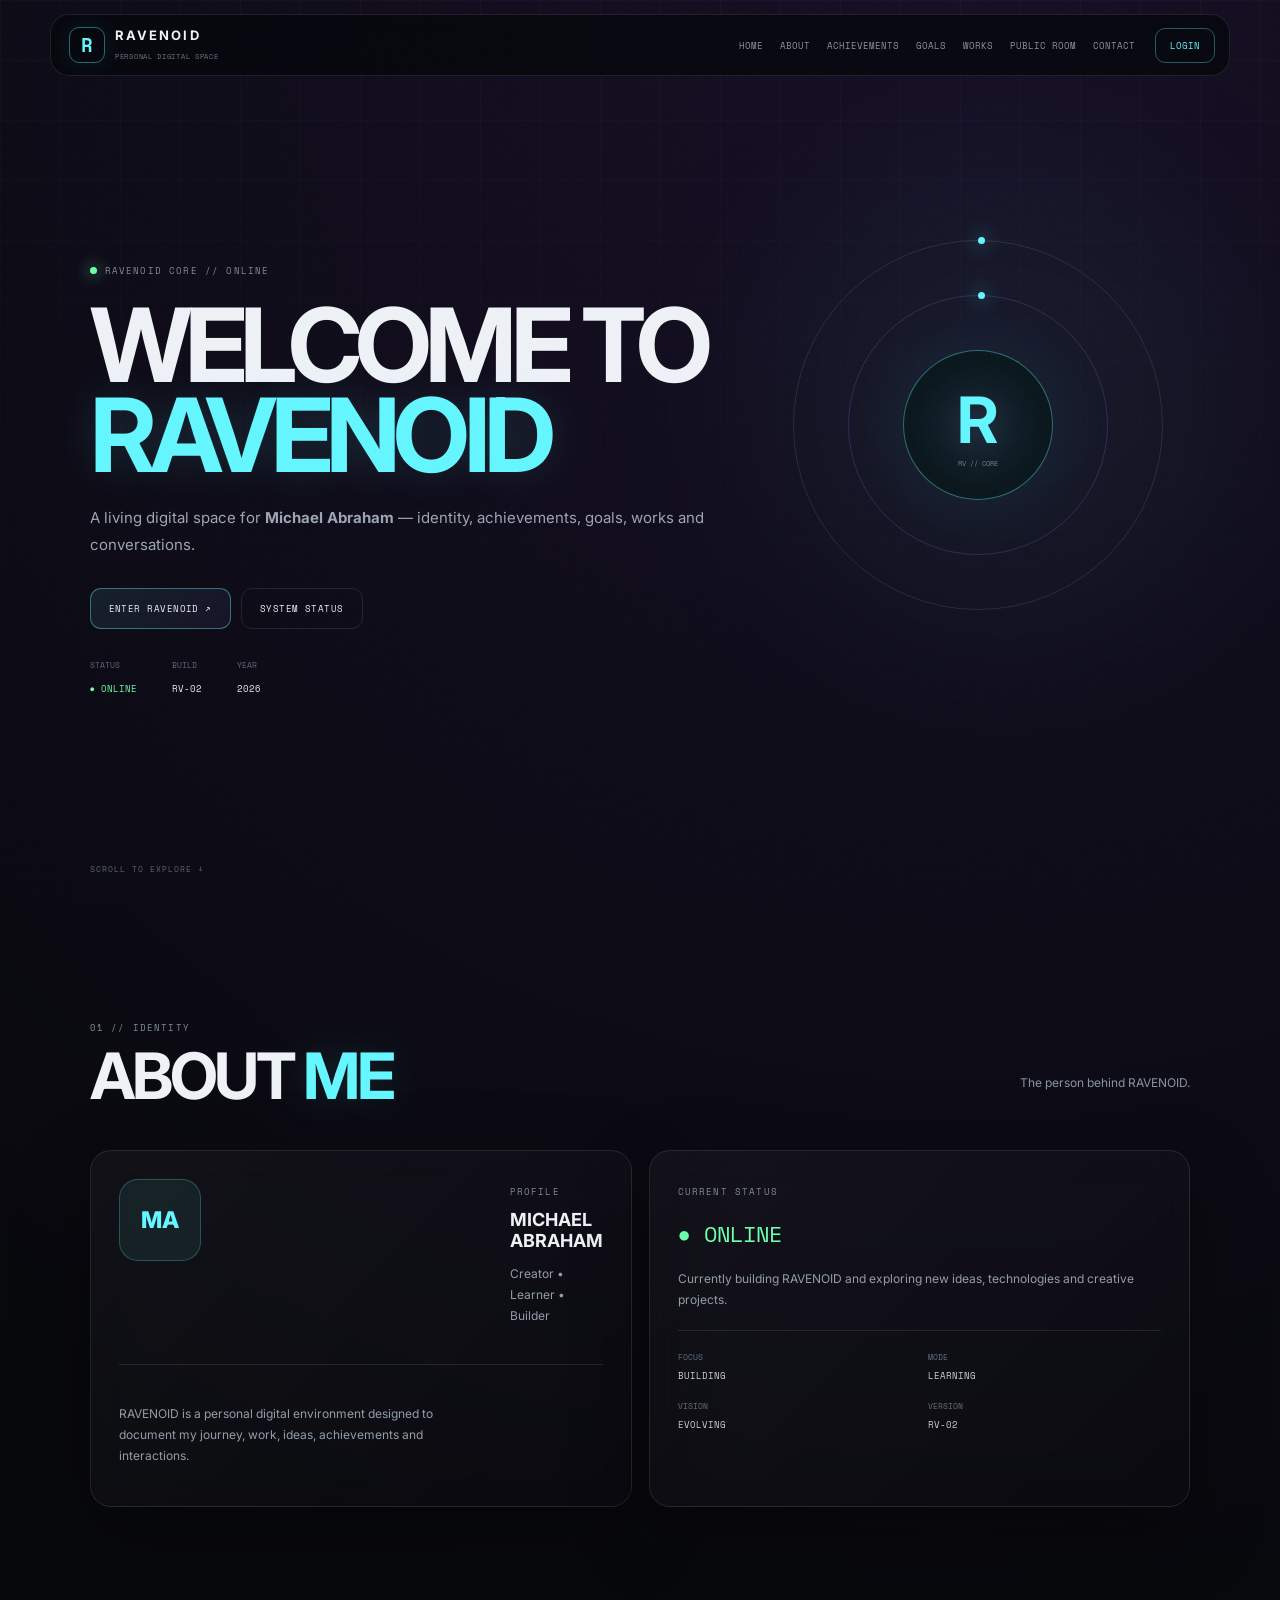
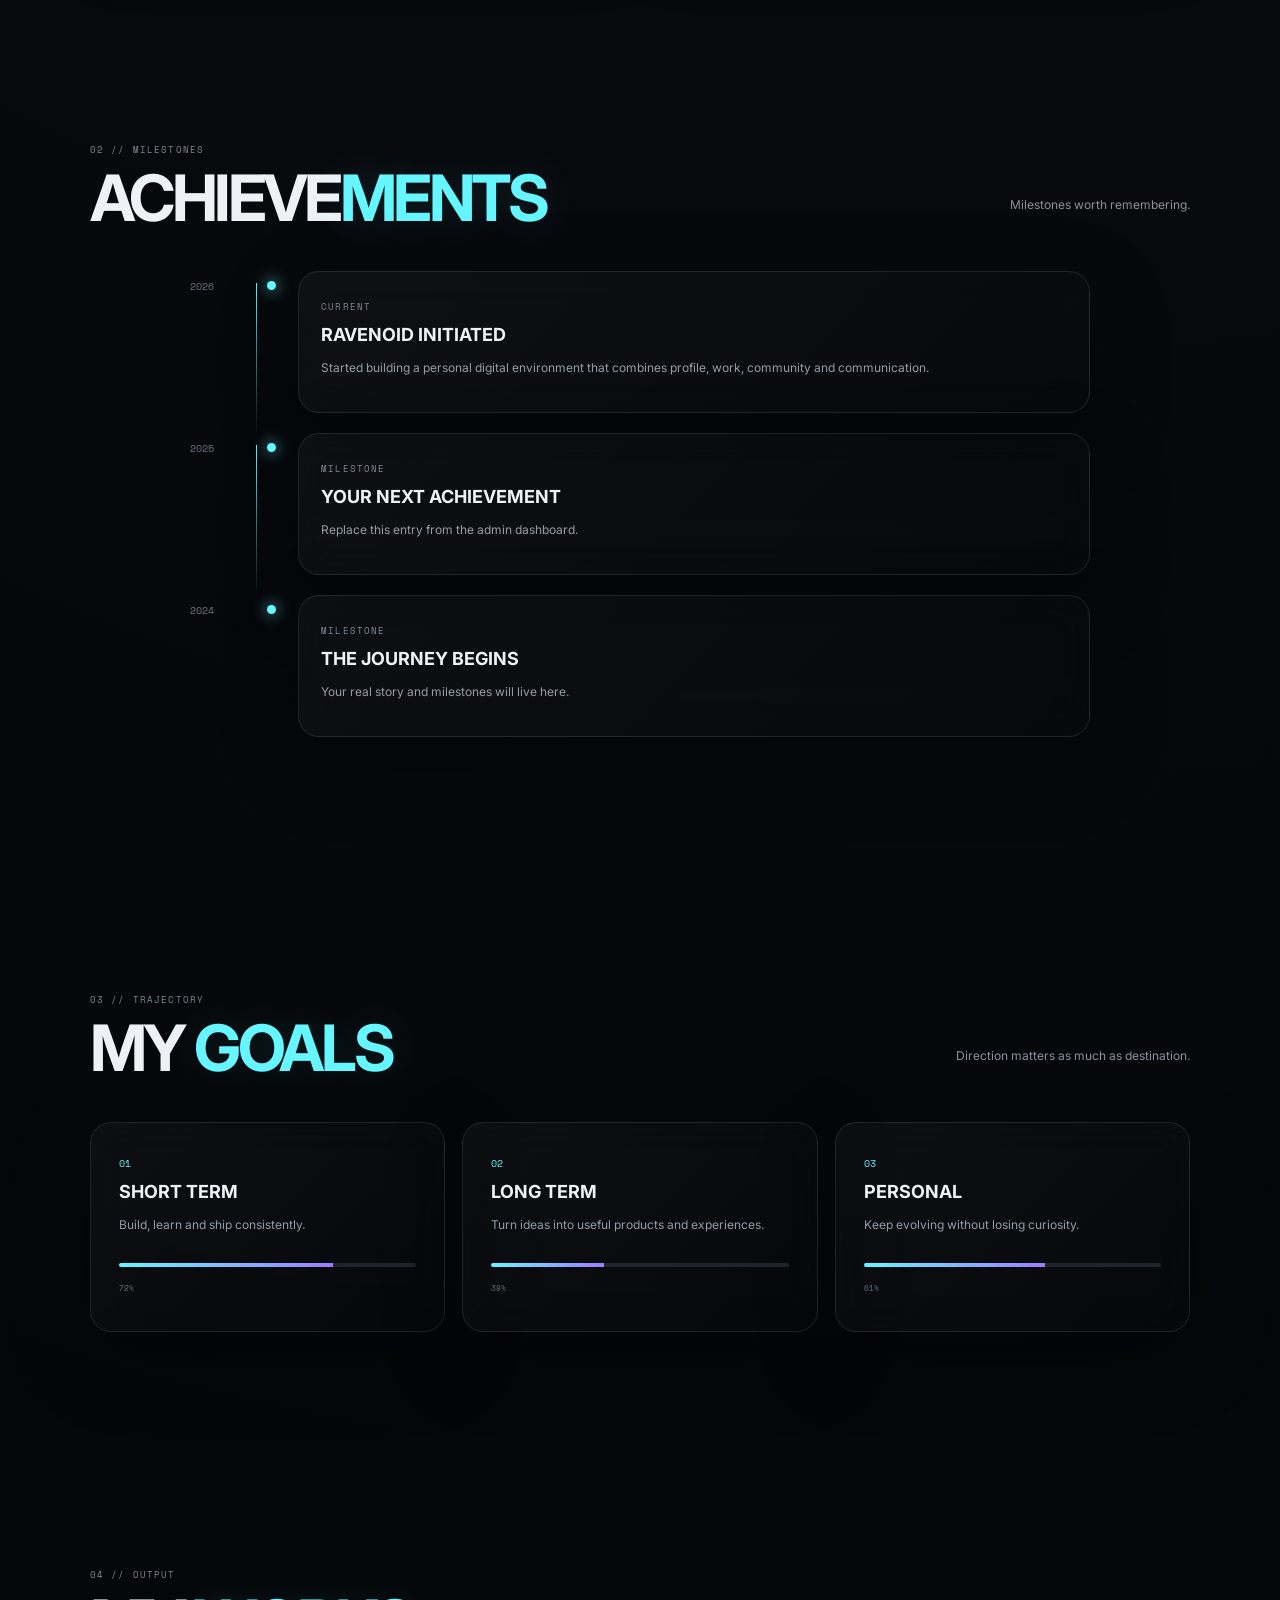
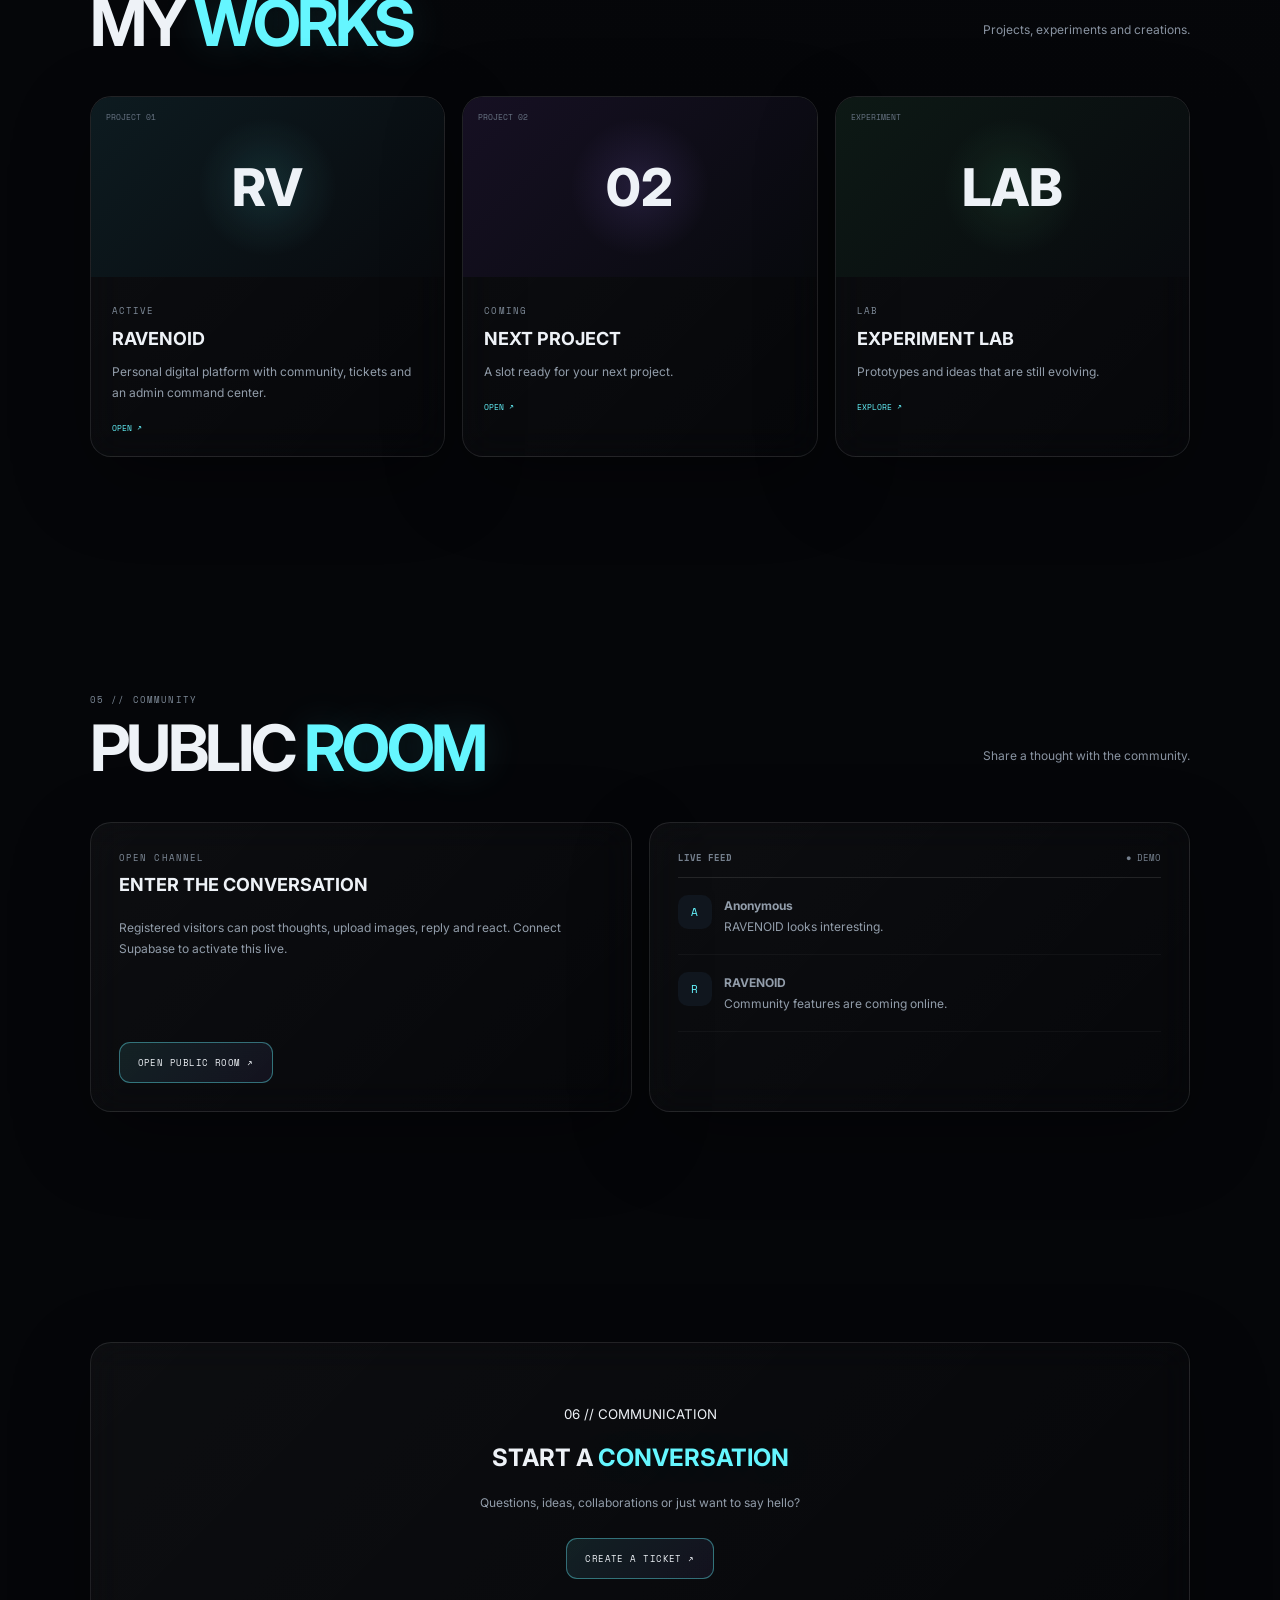
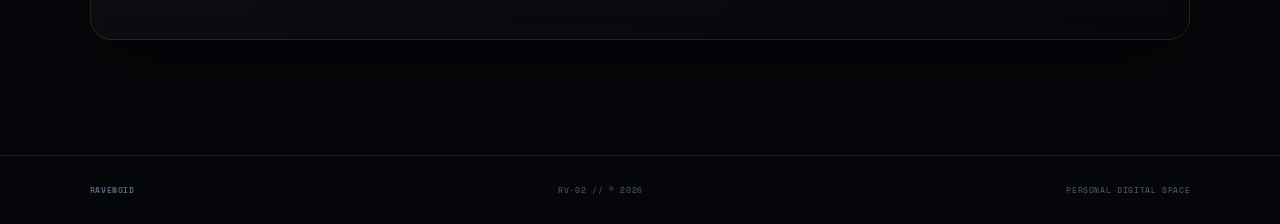
<file: index.html>
<!doctype html>
<html lang="en">
<head>
<meta charset="utf-8"><meta name="viewport" content="width=device-width,initial-scale=1">
<meta name="description" content="RAVENOID — Michael Abraham's personal digital space">
<title>RAVENOID // DIGITAL SPACE</title>
<link rel="stylesheet" href="css/style.css">
</head>
<body>
<div class="fx-grid"></div><div class="noise"></div><div id="cursor"></div>
<header class="topbar">
  <a class="brand" href="#home"><span class="brand-r">R</span><span><b>RAVENOID</b><small>PERSONAL DIGITAL SPACE</small></span></a>
  <nav id="nav">
    <a href="#home">HOME</a><a href="#about">ABOUT</a><a href="#achievements">ACHIEVEMENTS</a><a href="#goals">GOALS</a><a href="#works">WORKS</a><a href="#room">PUBLIC ROOM</a><a href="#contact">CONTACT</a>
  </nav>
  <button class="menu" id="menu">☰</button><button class="account" id="account">LOGIN</button>
</header>

<main>
<section class="hero" id="home">
  <div class="hero-copy">
    <div class="eyebrow"><i></i> RAVENOID CORE // ONLINE</div>
    <h1>WELCOME TO<br><em>RAVENOID</em></h1>
    <p>A living digital space for <strong>Michael Abraham</strong> — identity, achievements, goals, works and conversations.</p>
    <div class="actions"><a class="btn primary" href="#about">ENTER RAVENOID ↗</a><button class="btn ghost" id="status">SYSTEM STATUS</button></div>
    <div class="stats"><span><small>STATUS</small><b class="green">● ONLINE</b></span><span><small>BUILD</small><b>RV-02</b></span><span><small>YEAR</small><b>2026</b></span></div>
  </div>
  <div class="core-wrap"><div class="ring r1"></div><div class="ring r2"></div><div class="core"><b>R</b><small>RV // CORE</small></div></div>
  <div class="scroll">SCROLL TO EXPLORE ↓</div>
</section>

<section class="section" id="about"><div class="head"><div><small>01 // IDENTITY</small><h2>ABOUT <em>ME</em></h2></div><p>The person behind RAVENOID.</p></div>
<div class="grid two">
  <article class="glass profile"><div class="avatar">MA</div><div><label>PROFILE</label><h3>MICHAEL ABRAHAM</h3><p>Creator • Learner • Builder</p></div><hr><p>RAVENOID is a personal digital environment designed to document my journey, work, ideas, achievements and interactions.</p></article>
  <article class="glass status-card"><label>CURRENT STATUS</label><h3 class="green">● ONLINE</h3><p>Currently building RAVENOID and exploring new ideas, technologies and creative projects.</p><div class="mini"><span>FOCUS<b>BUILDING</b></span><span>MODE<b>LEARNING</b></span><span>VISION<b>EVOLVING</b></span><span>VERSION<b>RV-02</b></span></div></article>
</div></section>

<section class="section" id="achievements"><div class="head"><div><small>02 // MILESTONES</small><h2>ACHIEVE<em>MENTS</em></h2></div><p>Milestones worth remembering.</p></div>
<div class="timeline"><article><time>2026</time><i></i><div class="glass"><label>CURRENT</label><h3>RAVENOID INITIATED</h3><p>Started building a personal digital environment that combines profile, work, community and communication.</p></div></article><article><time>2025</time><i></i><div class="glass"><label>MILESTONE</label><h3>YOUR NEXT ACHIEVEMENT</h3><p>Replace this entry from the admin dashboard.</p></div></article><article><time>2024</time><i></i><div class="glass"><label>MILESTONE</label><h3>THE JOURNEY BEGINS</h3><p>Your real story and milestones will live here.</p></div></article></div></section>

<section class="section" id="goals"><div class="head"><div><small>03 // TRAJECTORY</small><h2>MY <em>GOALS</em></h2></div><p>Direction matters as much as destination.</p></div>
<div class="grid three"><article class="glass goal"><b>01</b><h3>SHORT TERM</h3><p>Build, learn and ship consistently.</p><div class="bar"><i style="width:72%"></i></div><small>72%</small></article><article class="glass goal"><b>02</b><h3>LONG TERM</h3><p>Turn ideas into useful products and experiences.</p><div class="bar"><i style="width:38%"></i></div><small>38%</small></article><article class="glass goal"><b>03</b><h3>PERSONAL</h3><p>Keep evolving without losing curiosity.</p><div class="bar"><i style="width:61%"></i></div><small>61%</small></article></div></section>

<section class="section" id="works"><div class="head"><div><small>04 // OUTPUT</small><h2>MY <em>WORKS</em></h2></div><p>Projects, experiments and creations.</p></div>
<div class="grid three"><article class="glass work" data-project="RAVENOID"><div class="visual">RV<small>PROJECT 01</small></div><div class="pad"><label>ACTIVE</label><h3>RAVENOID</h3><p>Personal digital platform with community, tickets and an admin command center.</p><button class="link">OPEN ↗</button></div></article><article class="glass work" data-project="NEXT PROJECT"><div class="visual v2">02<small>PROJECT 02</small></div><div class="pad"><label>COMING</label><h3>NEXT PROJECT</h3><p>A slot ready for your next project.</p><button class="link">OPEN ↗</button></div></article><article class="glass work" data-project="EXPERIMENT LAB"><div class="visual v3">LAB<small>EXPERIMENT</small></div><div class="pad"><label>LAB</label><h3>EXPERIMENT LAB</h3><p>Prototypes and ideas that are still evolving.</p><button class="link">EXPLORE ↗</button></div></article></div></section>

<section class="section" id="room"><div class="head"><div><small>05 // COMMUNITY</small><h2>PUBLIC <em>ROOM</em></h2></div><p>Share a thought with the community.</p></div>
<div class="grid two"><article class="glass room"><label>OPEN CHANNEL</label><h3>ENTER THE CONVERSATION</h3><p>Registered visitors can post thoughts, upload images, reply and react. Connect Supabase to activate this live.</p><button class="btn primary" id="roomBtn">OPEN PUBLIC ROOM ↗</button></article><article class="glass feed"><div class="feed-head"><b>LIVE FEED</b><span>● DEMO</span></div><div class="feed-item"><b>A</b><p><strong>Anonymous</strong><br>RAVENOID looks interesting.</p></div><div class="feed-item"><b>R</b><p><strong>RAVENOID</strong><br>Community features are coming online.</p></div></article></div></section>

<section class="section" id="contact"><article class="glass contact"><small>06 // COMMUNICATION</small><h2>START A <em>CONVERSATION</em></h2><p>Questions, ideas, collaborations or just want to say hello?</p><button class="btn primary" id="ticket">CREATE A TICKET ↗</button></article></section>
</main>
<footer><b>RAVENOID</b><span>RV-02 // © 2026</span><span>PERSONAL DIGITAL SPACE</span></footer>

<div class="backdrop" id="backdrop"><div class="modal glass"><button class="close" id="close">×</button><div id="modal"></div></div></div>
<div class="toasts" id="toasts"></div>
<script type="module" src="js/app.js"></script>
</body></html>
</file>
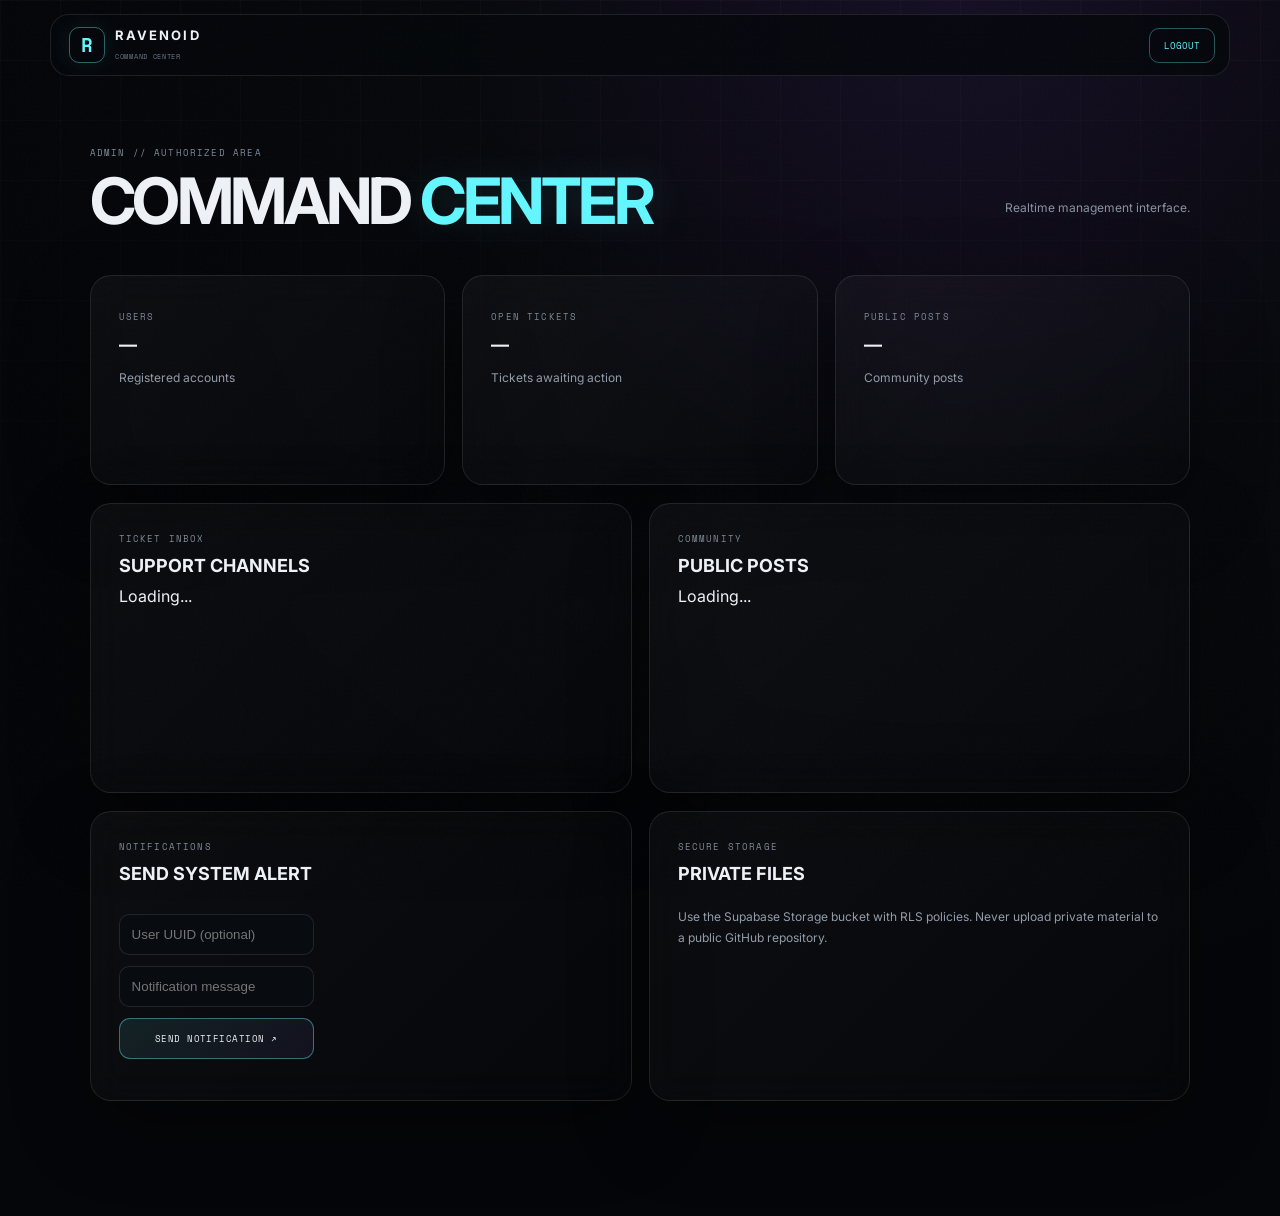
<file: admin.html>
<!doctype html><html lang="en"><head><meta charset="utf-8"><meta name="viewport" content="width=device-width,initial-scale=1"><title>RAVENOID // COMMAND CENTER</title><link rel="stylesheet" href="css/style.css"></head><body>
<div class="fx-grid"></div><div class="noise"></div><header class="topbar"><a class="brand" href="index.html"><span class="brand-r">R</span><span><b>RAVENOID</b><small>COMMAND CENTER</small></span></a><button class="account" id="logout">LOGOUT</button></header>
<main class="section" style="padding-top:140px">
<div class="head"><div><small>ADMIN // AUTHORIZED AREA</small><h2>COMMAND <em>CENTER</em></h2></div><p>Realtime management interface.</p></div>
<div class="grid three"><div class="glass goal"><label>USERS</label><h3 id="users">—</h3><p>Registered accounts</p></div><div class="glass goal"><label>OPEN TICKETS</label><h3 id="tickets">—</h3><p>Tickets awaiting action</p></div><div class="glass goal"><label>PUBLIC POSTS</label><h3 id="posts">—</h3><p>Community posts</p></div></div>
<div class="grid two" style="margin-top:18px">
<section class="glass room"><label>TICKET INBOX</label><h3>SUPPORT CHANNELS</h3><div id="ticketBox">Loading...</div></section>
<section class="glass room"><label>COMMUNITY</label><h3>PUBLIC POSTS</h3><div id="postBox">Loading...</div></section>
</div>
<div class="grid two" style="margin-top:18px">
<section class="glass room"><label>NOTIFICATIONS</label><h3>SEND SYSTEM ALERT</h3><div class="form"><input id="notifyUser" placeholder="User UUID (optional)"><input id="notifyMsg" placeholder="Notification message"><button class="btn primary" id="notify">SEND NOTIFICATION ↗</button></div></section>
<section class="glass room"><label>SECURE STORAGE</label><h3>PRIVATE FILES</h3><p>Use the Supabase Storage bucket with RLS policies. Never upload private material to a public GitHub repository.</p></section>
</div>
</main>
<div class="backdrop" id="backdrop"><div class="modal glass"><button class="close" id="close">×</button><div id="modal"></div></div></div><div class="toasts" id="toasts"></div>
<script type="module">
import {createClient} from "https://esm.sh/@supabase/supabase-js@2";
import {SUPABASE_URL,SUPABASE_ANON_KEY} from "./js/config.js";
const s=(SUPABASE_URL.startsWith("http")&&SUPABASE_ANON_KEY.length>20)?createClient(SUPABASE_URL,SUPABASE_ANON_KEY):null;
const $=x=>document.querySelector(x), safe=v=>String(v??"").replace(/[&<>"']/g,m=>({"&":"&amp;","<":"&lt;",">":"&gt;",'"':"&quot;","'":"&#039;"}[m]));
const backdrop=$("#backdrop"),modal=$("#modal"); const open=x=>{modal.innerHTML=x;backdrop.classList.add("open")},close=()=>backdrop.classList.remove("open");$("#close").onclick=close;
function toast(a,b){const t=document.createElement("div");t.className="toast";t.innerHTML=`<b>${safe(a)}</b><p>${safe(b)}</p>`;$("#toasts").append(t);setTimeout(()=>t.remove(),5000)}
if(!s){document.body.innerHTML+="<p style='padding:140px'>Configure js/config.js first.</p>"}else{
const {data:{user}}=await s.auth.getUser(); if(!user){location.href="index.html";throw new Error("login")}
const {data:p}=await s.from("profiles").select("role").eq("id",user.id).single(); if(p?.role!=="admin"){await s.auth.signOut();location.href="index.html";throw new Error("not admin")}
async function refresh(){
 const uc=await s.from("profiles").select("*",{count:"exact",head:true}), tc=await s.from("tickets").select("*",{count:"exact",head:true}).eq("status","open"), pc=await s.from("public_posts").select("*",{count:"exact",head:true});
 $("#users").textContent=uc.count??0;$("#tickets").textContent=tc.count??0;$("#posts").textContent=pc.count??0;
 const {data:t}=await s.from("tickets").select("id,ticket_no,subject,status,created_at,profiles(display_name)").order("created_at",{ascending:false}).limit(20);
 $("#ticketBox").innerHTML=(t||[]).map(x=>`<button class="btn ticket" data-id="${x.id}" style="display:block;width:100%;text-align:left;margin:7px 0">#${x.ticket_no} — ${safe(x.subject)} [${safe(x.status)}] — ${safe(x.profiles?.display_name||"User")}</button>`).join("")||"<p>No tickets.</p>";
 document.querySelectorAll(".ticket").forEach(b=>b.onclick=()=>ticketChat(b.dataset.id));
 const {data:posts}=await s.from("public_posts").select("id,body,created_at,profiles(display_name)").order("created_at",{ascending:false}).limit(15);
 $("#postBox").innerHTML=(posts||[]).map(x=>`<div style="padding:9px 0;border-bottom:1px solid #ffffff10"><b>${safe(x.profiles?.display_name||"Anonymous")}</b><p>${safe(x.body)}</p><button class="btn delpost" data-id="${x.id}">DELETE</button></div>`).join("")||"<p>No posts.</p>";
 document.querySelectorAll(".delpost").forEach(b=>b.onclick=async()=>{const{error}=await s.from("public_posts").delete().eq("id",b.dataset.id);if(error)toast("DELETE FAILED",error.message);else refresh()});
}
async function ticketChat(id){
 const {data:t}=await s.from("tickets").select("*,profiles(display_name)").eq("id",id).single();
 const {data:m}=await s.from("ticket_messages").select("body,created_at,sender_id").eq("ticket_id",id).order("created_at");
 open(`<label>RAVENOID // TICKET #${t.ticket_no}</label><h3>${safe(t.subject)}</h3><p>USER: ${safe(t.profiles?.display_name||"Unknown")}</p>
 <div id="chat" style="max-height:320px;overflow:auto">${(m||[]).map(x=>`<div style="padding:10px 0;border-bottom:1px solid #ffffff10"><small>${new Date(x.created_at).toLocaleString()}</small><p>${safe(x.body)}</p></div>`).join("")}</div>
 <div class="form"><select id="status"><option ${t.status==="open"?"selected":""}>open</option><option ${t.status==="pending"?"selected":""}>pending</option><option ${t.status==="closed"?"selected":""}>closed</option></select><textarea id="reply" placeholder="Reply to user..."></textarea><button class="btn primary" id="send">SEND + UPDATE ↗</button></div>`);
 $("#send").onclick=async()=>{const body=$("#reply").value.trim();const st=$("#status").value;let e=null;if(body){e=(await s.from("ticket_messages").insert({ticket_id:id,sender_id:user.id,body})).error}if(!e)e=(await s.from("tickets").update({status:st,updated_at:new Date().toISOString()}).eq("id",id)).error;if(e)toast("UPDATE FAILED",e.message);else{close();refresh();toast("TICKET UPDATED","User can see the new status and reply in realtime.")}};
 s.channel(`admin-ticket-${id}`).on("postgres_changes",{event:"INSERT",schema:"public",table:"ticket_messages",filter:`ticket_id=eq.${id}`},p=>{const c=$("#chat");if(c){c.insertAdjacentHTML("beforeend",`<div style="padding:10px 0;border-bottom:1px solid #ffffff10"><small>${new Date(p.new.created_at).toLocaleString()}</small><p>${safe(p.new.body)}</p></div>`);c.scrollTop=c.scrollHeight}}).subscribe();
}
$("#notify").onclick=async()=>{const uid=$("#notifyUser").value.trim()||null,msg=$("#notifyMsg").value.trim();if(!msg)return toast("MISSING","Enter a message.");const{error}=await s.from("notifications").insert({user_id:uid,message:msg,type:"admin"});if(error)toast("FAILED",error.message);else{$("#notifyMsg").value="";toast("SENT","Notification created.")}};
$("#logout").onclick=async()=>{await s.auth.signOut();location.href="index.html"}; refresh();
s.channel("admin-live").on("postgres_changes",{event:"*",schema:"public",table:"tickets"},refresh).on("postgres_changes",{event:"*",schema:"public",table:"public_posts"},refresh).subscribe();
}
</script></body></html>
</file>
<file: css/style.css>
@import url('https://fonts.googleapis.com/css2?family=Inter:wght@400;500;600;700;800&family=Space+Mono:wght@400;700&display=swap');
:root{--bg:#050609;--panel:rgba(14,18,25,.72);--line:rgba(255,255,255,.1);--txt:#eef2f7;--muted:#8993a1;--cyan:#65f6ff;--violet:#9e7cff;--green:#6dffad}
*{box-sizing:border-box}html{scroll-behavior:smooth}body{margin:0;background:radial-gradient(circle at 75% 0,#171026 0,#08090d 32%,#050609 65%);color:var(--txt);font-family:Inter,sans-serif;overflow-x:hidden}a{text-decoration:none;color:inherit}button{font:inherit;color:inherit;cursor:pointer}.fx-grid{position:fixed;inset:0;z-index:-2;background-image:linear-gradient(rgba(255,255,255,.025) 1px,transparent 1px),linear-gradient(90deg,rgba(255,255,255,.025) 1px,transparent 1px);background-size:60px 60px;mask-image:linear-gradient(#000,transparent 85%)}.noise{position:fixed;inset:0;z-index:90;pointer-events:none;opacity:.025;background-image:url("data:image/svg+xml,%3Csvg xmlns='http://www.w3.org/2000/svg' width='180' height='180'%3E%3Cfilter id='n'%3E%3CfeTurbulence baseFrequency='.8' numOctaves='3' stitchTiles='stitch'/%3E%3C/filter%3E%3Crect width='100%25' height='100%25' filter='url(%23n)'/%3E%3C/svg%3E")}
.topbar{position:fixed;z-index:80;top:14px;left:50%;transform:translateX(-50%);width:min(1180px,calc(100% - 28px));display:flex;align-items:center;gap:20px;padding:12px 14px 12px 18px;border:1px solid var(--line);border-radius:19px;background:rgba(6,8,12,.78);backdrop-filter:blur(20px)}.brand{display:flex;gap:10px;align-items:center;margin-right:auto}.brand-r{display:grid;place-items:center;width:36px;height:36px;border:1px solid #65f6ff66;border-radius:10px;color:var(--cyan);font:700 19px "Space Mono";box-shadow:0 0 24px #65f6ff16}.brand b{display:block;font-size:13px;letter-spacing:.16em}.brand small{font:7px "Space Mono";color:#697483;letter-spacing:.1em}nav{display:flex;gap:17px}nav a{font:9px "Space Mono";color:#8a94a2}nav a:hover{color:var(--cyan)}.account,.menu{border:1px solid #65f6ff55;background:transparent;border-radius:10px;padding:10px 14px;font:9px "Space Mono";color:var(--cyan)}.menu{display:none}
.hero{min-height:100vh;position:relative;display:grid;align-items:center;padding:130px 7% 70px;overflow:hidden}.hero:after{content:"";position:absolute;width:500px;height:500px;right:2%;top:17%;background:#65f6ff0b;filter:blur(90px);border-radius:50%}.hero-copy{max-width:720px;position:relative;z-index:2}.eyebrow,.section> .head small,label{font:9px "Space Mono";letter-spacing:.13em;color:#7f8b99}.eyebrow{display:flex;gap:8px;align-items:center}.eyebrow i{width:7px;height:7px;border-radius:50%;background:var(--green);box-shadow:0 0 15px var(--green)}h1{font-size:clamp(58px,8vw,110px);line-height:.87;letter-spacing:-.065em;margin:24px 0}h1 em,h2 em{font-style:normal;color:var(--cyan);text-shadow:0 0 40px #65f6ff24}.hero p{max-width:620px;color:#9ca6b4;line-height:1.8;font-size:15px}.actions{display:flex;gap:10px;margin:30px 0}.btn{padding:13px 18px;border:1px solid var(--line);border-radius:11px;background:transparent;font:9px "Space Mono";letter-spacing:.05em}.primary{border-color:#65f6ff66;background:linear-gradient(135deg,#65f6ff18,#9e7cff12)}.primary:hover{box-shadow:0 0 35px #65f6ff18;transform:translateY(-2px)}.stats{display:flex;gap:35px}.stats small{display:block;color:#5f6b79;font:8px "Space Mono";margin-bottom:5px}.stats b{font:9px "Space Mono"}.green{color:var(--green)!important}.core-wrap{position:absolute;right:8%;top:25%;width:400px;height:400px;display:grid;place-items:center}.ring{position:absolute;border:1px solid #ffffff1b;border-radius:50%;inset:15px;animation:spin 18s linear infinite}.ring:after{content:"";position:absolute;width:7px;height:7px;background:var(--cyan);border-radius:50%;top:-4px;left:50%;box-shadow:0 0 20px var(--cyan)}.r2{inset:70px;border-color:#9e7cff35;animation-duration:11s;animation-direction:reverse}.core{width:150px;height:150px;border-radius:50%;display:grid;place-items:center;align-content:center;background:radial-gradient(circle,#65f6ff18,#070a0f 65%);border:1px solid #65f6ff66;box-shadow:0 0 80px #65f6ff18,inset 0 0 50px #65f6ff0c}.core b{font-size:64px;color:var(--cyan)}.core small{font:7px "Space Mono";color:#6c7886}@keyframes spin{to{transform:rotate(360deg)}}.scroll{position:absolute;bottom:25px;left:7%;font:8px "Space Mono";color:#5b6775;letter-spacing:.13em}
.section{padding:115px max(7%,22px)}.head{display:flex;align-items:end;justify-content:space-between;gap:25px;margin-bottom:45px}.head h2{font-size:clamp(38px,5vw,66px);line-height:.9;letter-spacing:-.055em;margin:12px 0 0}.head>p{max-width:300px;color:var(--muted);font-size:12px;line-height:1.6}.grid{display:grid;gap:17px}.two{grid-template-columns:1fr 1fr}.three{grid-template-columns:repeat(3,1fr)}.glass{background:linear-gradient(135deg,#ffffff09,#ffffff02);border:1px solid var(--line);border-radius:21px;backdrop-filter:blur(18px);box-shadow:0 25px 80px #00000055}.profile,.status-card,.goal,.room,.feed{padding:28px}.profile{display:grid;grid-template-columns:auto 1fr;gap:18px}.avatar{width:82px;height:82px;display:grid;place-items:center;border-radius:19px;background:#65f6ff12;border:1px solid #65f6ff3d;color:var(--cyan);font-size:23px;font-weight:800}.profile hr{grid-column:1/-1;width:100%;border:0;border-top:1px solid var(--line)}h3{font-size:18px;margin:10px 0}.glass p{color:#929daa;font-size:12px;line-height:1.75}.status-card h3{font:22px "Space Mono";margin:18px 0}.mini{display:grid;grid-template-columns:1fr 1fr;gap:18px;border-top:1px solid var(--line);padding-top:20px;margin-top:20px}.mini span{font:8px "Space Mono";color:#647080}.mini b{display:block;color:#cbd2da;font:9px "Space Mono";margin-top:6px}.timeline{max-width:900px;margin:auto}.timeline article{display:grid;grid-template-columns:60px 14px 1fr;gap:17px;position:relative;padding-bottom:20px}.timeline article:before{content:"";position:absolute;left:66px;top:12px;bottom:-3px;width:1px;background:linear-gradient(var(--cyan),transparent)}.timeline article:last-child:before{display:none}.timeline time{font:10px "Space Mono";color:#687584;padding-top:8px}.timeline i{width:9px;height:9px;background:var(--cyan);border-radius:50%;margin-top:10px;box-shadow:0 0 15px var(--cyan);z-index:2}.timeline .glass{padding:22px}.goal{min-height:210px}.goal>b{font:10px "Space Mono";color:var(--cyan)}.bar{height:4px;background:#20242c;border-radius:10px;margin:28px 0 8px;overflow:hidden}.bar i{display:block;height:100%;background:linear-gradient(90deg,var(--cyan),var(--violet))}.goal>small{font:8px "Space Mono";color:#66717f}.work{overflow:hidden;transition:.3s}.work:hover{transform:translateY(-6px);border-color:#65f6ff44}.visual{height:180px;display:grid;place-items:center;position:relative;font-size:52px;font-weight:800;background:radial-gradient(circle,#65f6ff1c,transparent 35%),linear-gradient(135deg,#0d1b20,#080a0e)}.visual.v2{background:radial-gradient(circle,#9e7cff24,transparent 35%),linear-gradient(135deg,#161023,#080a0e)}.visual.v3{background:radial-gradient(circle,#6dffad16,transparent 35%),linear-gradient(135deg,#0d1915,#080a0e)}.visual small{position:absolute;left:15px;top:14px;font:8px "Space Mono";color:#697585}.pad{padding:21px}.link{background:none;border:0;color:var(--cyan);font:8px "Space Mono";padding:0}.room{min-height:290px;display:flex;flex-direction:column;align-items:flex-start}.room .btn{margin-top:auto}.feed-head{display:flex;justify-content:space-between;font:9px "Space Mono";color:#75808e;border-bottom:1px solid var(--line);padding-bottom:13px}.feed-item{display:flex;gap:12px;padding:17px 0;border-bottom:1px solid #ffffff09}.feed-item>b{width:34px;height:34px;border-radius:10px;display:grid;place-items:center;background:#10161e;color:var(--cyan);font:11px "Space Mono"}.feed-item p{margin:0}.contact{text-align:center;padding:60px}.contact p{max-width:540px;margin:12px auto 25px}footer{display:flex;justify-content:space-between;padding:28px 7%;border-top:1px solid var(--line);font:8px "Space Mono";color:#596574;letter-spacing:.08em}.backdrop{position:fixed;inset:0;z-index:100;display:grid;place-items:center;padding:20px;background:#000b;backdrop-filter:blur(12px);opacity:0;pointer-events:none;transition:.2s}.backdrop.open{opacity:1;pointer-events:auto}.modal{position:relative;width:min(560px,100%);padding:30px}.close{position:absolute;right:13px;top:8px;border:0;background:none;font-size:28px;color:#7e8996}.form{display:grid;gap:11px;margin-top:20px}.form input,.form textarea,.form select{width:100%;background:#080b10;border:1px solid var(--line);border-radius:10px;padding:12px;color:#fff;outline:none}.form textarea{min-height:110px}.toasts{position:fixed;z-index:110;top:90px;right:20px;width:min(360px,calc(100% - 40px));display:grid;gap:10px}.toast{padding:15px;border:1px solid #65f6ff44;border-radius:15px;background:#090d13eF;backdrop-filter:blur(18px);box-shadow:0 18px 60px #0008;animation:in .3s}.toast b{font:9px "Space Mono";color:var(--cyan)}.toast p{margin:6px 0 0;font-size:11px;color:#9ba6b4}@keyframes in{from{opacity:0;transform:translateX(25px)}to{opacity:1;transform:none}}
@media(max-width:950px){nav{display:none;position:absolute;top:62px;left:0;right:0;padding:15px;flex-direction:column;background:#07090dee;border:1px solid var(--line);border-radius:15px}nav.open{display:flex}.menu{display:block}.core-wrap{position:relative;right:auto;top:auto;margin:60px auto 0;width:300px;height:300px}.hero{display:block;padding-top:170px}.three{grid-template-columns:1fr 1fr}.two{grid-template-columns:1fr}}
@media(max-width:650px){.section{padding:80px 20px}.hero{padding:150px 20px 70px}h1{font-size:59px}.head{display:block}.head>p{margin-top:15px}.three{grid-template-columns:1fr}.stats{gap:17px;flex-wrap:wrap}.profile{grid-template-columns:1fr}.contact{padding:35px 20px}footer{display:block;padding:25px 20px}footer span{display:block;margin-top:10px}.brand small{display:none}}
</file>
